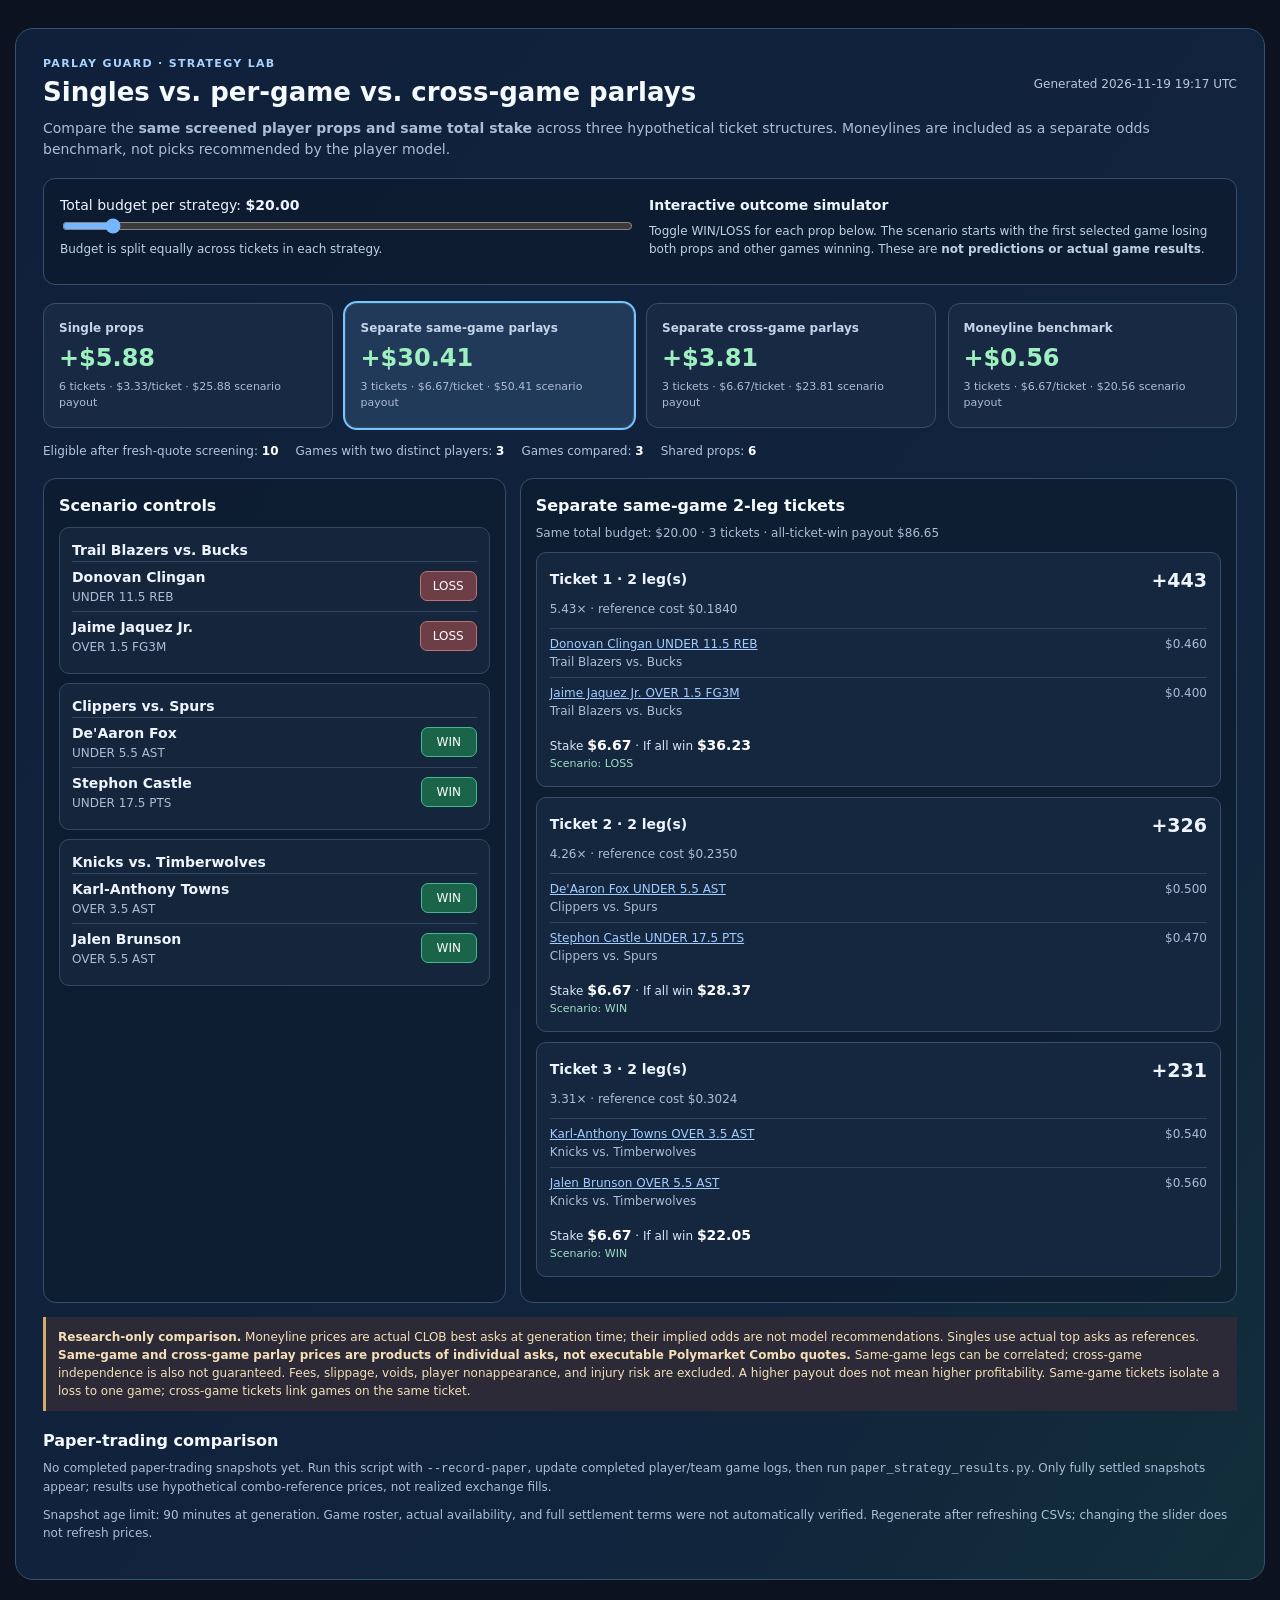
<file: models/parlay_comparison.html>
<!doctype html><html lang='en'><head><meta charset='utf-8'><meta name='viewport' content='width=device-width,initial-scale=1'><title>Parlay Guard — Strategy Lab</title><style>body{margin:25px auto;max-width:1300px;background:#0c1220;padding:0 15px;}
/* PARLAY_GUARD_COMPARISON_CSS_START */
#pg-parlay-comparison{--pg-bg:#101e32;--pg-panel:#182a43;--pg-border:#35506b;--pg-light:#eef5ff;--pg-muted:#a9bfd7;max-width:1260px;margin:28px 0;padding:clamp(14px,3vw,27px);background:linear-gradient(125deg,#10203a,#11243d 70%,#122e3a);border:1px solid #35516c;border-radius:18px;color:var(--pg-light);font:14px/1.5 system-ui,Segoe UI,sans-serif}
#pg-parlay-comparison *{box-sizing:border-box}#pg-parlay-comparison h2{font-size:clamp(20px,3vw,26px);margin:0;color:#f5faff}#pg-parlay-comparison h3{font-size:16px;margin:0;color:#f5faff}#pg-parlay-comparison h4{font-size:14px;margin:0;color:#f5faff}#pg-parlay-comparison p{margin:6px 0 10px;color:var(--pg-muted)}
#pg-parlay-comparison .pg-top{display:flex;justify-content:space-between;gap:18px;align-items:center;flex-wrap:wrap}#pg-parlay-comparison .pg-tag{color:#a7d3ff;font-size:11px;font-weight:750;text-transform:uppercase;letter-spacing:.12em}#pg-parlay-comparison .pg-time{color:#b8c8d9;font-size:12px}#pg-parlay-comparison .pg-muted{color:var(--pg-muted);font-size:12px}
#pg-parlay-comparison .pg-controls{display:grid;grid-template-columns:minmax(220px,1fr) 1fr;gap:18px;margin:18px 0;padding:16px;border:1px solid var(--pg-border);border-radius:12px;background:rgba(13,26,44,.75)}#pg-parlay-comparison input[type=range]{width:100%;accent-color:#75b6ff}#pg-parlay-comparison .pg-mini{font-size:12px;color:#bfd0e5}
#pg-parlay-comparison .pg-score{display:grid;grid-template-columns:repeat(4,minmax(0,1fr));gap:12px;margin:14px 0}#pg-parlay-comparison .pg-scorecard{min-width:0;background:var(--pg-panel);border:1px solid var(--pg-border);border-radius:12px;padding:15px;cursor:pointer;text-align:left;color:var(--pg-light);font:inherit}#pg-parlay-comparison .pg-scorecard[aria-pressed=true]{outline:2px solid #78c4ff;background:#213a59}#pg-parlay-comparison .pg-scorecard:focus-visible,#pg-parlay-comparison button:focus-visible,#pg-parlay-comparison select:focus-visible{outline:2px solid #9dcaff;outline-offset:3px}#pg-parlay-comparison .pg-name{display:block;color:#c4d5e9;font-size:12px;font-weight:650}#pg-parlay-comparison .pg-number{display:block;font-size:24px;font-weight:800;font-variant-numeric:tabular-nums;margin:3px 0}#pg-parlay-comparison .pg-meta{display:block;font-size:11px;color:#acbdd4}#pg-parlay-comparison .pg-up{color:#9ef0c0}#pg-parlay-comparison .pg-down{color:#ffb3b1}
#pg-parlay-comparison .pg-layout{display:grid;grid-template-columns:1fr 1.55fr;gap:14px;margin-top:18px}#pg-parlay-comparison .pg-panel{min-width:0;background:rgba(11,24,41,.5);border:1px solid var(--pg-border);border-radius:13px;padding:15px}#pg-parlay-comparison .pg-game{padding:12px;background:#15253c;border:1px solid #334963;border-radius:10px;margin:9px 0}#pg-parlay-comparison .pg-gamehead{display:flex;justify-content:space-between;gap:8px;align-items:center}#pg-parlay-comparison .pg-toggle{display:flex;gap:6px;padding:5px 0;align-items:center;justify-content:space-between;border-top:1px solid #334862}#pg-parlay-comparison .pg-switch{background:#253d56;border:1px solid #53708d;padding:5px 12px;border-radius:7px;color:#f1f6fc;cursor:pointer;font:inherit;font-size:12px;min-width:56px}#pg-parlay-comparison .pg-switch[aria-pressed=true]{background:#1a654a;border-color:#46b891;color:#fff}#pg-parlay-comparison .pg-switch[aria-pressed=false]{background:#6d3e46;border-color:#bf7275;color:#fff}
#pg-parlay-comparison .pg-ticket{background:#15263f;border:1px solid #364d68;border-radius:10px;padding:13px;margin:10px 0}#pg-parlay-comparison .pg-ticket-head{display:flex;justify-content:space-between;gap:10px;flex-wrap:wrap;align-items:center}#pg-parlay-comparison .pg-odds{font-size:19px;font-weight:800;font-variant-numeric:tabular-nums}#pg-parlay-comparison .pg-ticket-leg{font-size:12px;border-top:1px solid #30445f;padding:6px 0;display:flex;gap:10px;justify-content:space-between}#pg-parlay-comparison .pg-price{color:#a7bed9;white-space:nowrap}#pg-parlay-comparison .pg-numbers{font-size:12px;color:#d6e6f5;margin-top:9px}#pg-parlay-comparison .pg-numbers b{font-size:14px;color:#fff}#pg-parlay-comparison .pg-result{font-size:11px;color:#a0dfc6}#pg-parlay-comparison a{color:#a1ccff;text-decoration:underline}#pg-parlay-comparison select{max-width:100%;padding:6px;background:#1b304a;color:#f5f9ff;border:1px solid #6786a2;border-radius:7px}
#pg-parlay-comparison .pg-hidden{display:none!important}#pg-parlay-comparison .pg-callout{padding:11px 12px;margin:14px 0 3px;border-left:3px solid #d5ac67;background:#2b2a36;color:#f4dfb7;font-size:12px}#pg-parlay-comparison .pg-empty{padding:20px;border:1px dashed #64758b;border-radius:10px;color:#c7d7e5}#pg-parlay-comparison .pg-kpi{display:flex;gap:17px;flex-wrap:wrap;color:#aec6dd;font-size:12px}#pg-parlay-comparison .pg-kpi b{color:white}#pg-parlay-comparison .pg-table{width:100%;border-collapse:collapse;font-size:12px}#pg-parlay-comparison .pg-table td,#pg-parlay-comparison .pg-table th{padding:9px 7px;border-bottom:1px solid #334963;text-align:left}#pg-parlay-comparison .pg-table td:last-child,#pg-parlay-comparison .pg-table th:last-child{text-align:right}
@media(max-width:950px){#pg-parlay-comparison .pg-score{grid-template-columns:repeat(2,minmax(0,1fr))}#pg-parlay-comparison .pg-layout{grid-template-columns:1fr}}@media(max-width:550px){#pg-parlay-comparison .pg-controls{grid-template-columns:1fr}#pg-parlay-comparison .pg-score{grid-template-columns:1fr 1fr}#pg-parlay-comparison .pg-number{font-size:20px}}
/* PARLAY_GUARD_COMPARISON_CSS_END */
</style></head><body><!-- PARLAY_GUARD_COMPARISON_START --><section id="pg-parlay-comparison" aria-label="Parlay Guard moneyline and parlay strategy comparison"><div class="pg-top"><div><div class="pg-tag">Parlay Guard · Strategy Lab</div><h2>Singles vs. per-game vs. cross-game parlays</h2></div><span class="pg-time">Generated 2026-11-19 19:17 UTC</span></div><p>Compare the <b>same screened player props and same total stake</b> across three hypothetical ticket structures. Moneylines are included as a separate odds benchmark, not picks recommended by the player model.</p><div class="pg-controls"><div><label for="pg-budget">Total budget per strategy: <b id="pg-budget-label">$20.00</b></label><input id="pg-budget" type="range" min="5" max="200" step="5" value="20" aria-label="Total budget per strategy"><div class="pg-mini">Budget is split equally across tickets in each strategy.</div></div><div><b>Interactive outcome simulator</b><p class="pg-mini">Toggle WIN/LOSS for each prop below. The scenario starts with the first selected game losing both props and other games winning. These are <b>not predictions or actual game results</b>.</p></div></div><div class="pg-score"><button type="button" class="pg-scorecard" data-pg-strategy="singles" aria-pressed="false"><span class="pg-name">Single props</span><strong class="pg-number">—</strong><span class="pg-meta">One ticket per prop</span></button><button type="button" class="pg-scorecard" data-pg-strategy="same_game" aria-pressed="true"><span class="pg-name">Separate same-game parlays</span><strong class="pg-number">—</strong><span class="pg-meta">2 props in one game per ticket</span></button><button type="button" class="pg-scorecard" data-pg-strategy="cross_game" aria-pressed="false"><span class="pg-name">Separate cross-game parlays</span><strong class="pg-number">—</strong><span class="pg-meta">2 games per ticket</span></button><button type="button" class="pg-scorecard" data-pg-strategy="moneyline" aria-pressed="false"><span class="pg-name">Moneyline benchmark</span><strong class="pg-number">—</strong><span class="pg-meta">Illustrative price-implied favorite</span></button></div><div class="pg-kpi"><span>Eligible after fresh-quote screening: <b>10</b></span><span>Games with two distinct players: <b>3</b></span><span>Games compared: <b>3</b></span><span>Shared props: <b>6</b></span></div><div class="pg-layout"><div class="pg-panel"><h3>Scenario controls</h3><div class="pg-game"><div class="pg-gamehead"><b>Trail Blazers vs. Bucks</b></div><div class="pg-toggle"><div><b>Donovan Clingan</b><div class="pg-muted">UNDER 11.5 REB</div></div><button type="button" class="pg-switch" data-pg-leg-result="prop_f61918ed23496e6e99" aria-pressed="false">LOSS</button></div><div class="pg-toggle"><div><b>Jaime Jaquez Jr.</b><div class="pg-muted">OVER 1.5 FG3M</div></div><button type="button" class="pg-switch" data-pg-leg-result="prop_3fbc389b248c1493ce" aria-pressed="false">LOSS</button></div></div><div class="pg-game"><div class="pg-gamehead"><b>Clippers vs. Spurs</b></div><div class="pg-toggle"><div><b>De&#x27;Aaron Fox</b><div class="pg-muted">UNDER 5.5 AST</div></div><button type="button" class="pg-switch" data-pg-leg-result="prop_d17a64cb777b3e3892" aria-pressed="false">LOSS</button></div><div class="pg-toggle"><div><b>Stephon Castle</b><div class="pg-muted">UNDER 17.5 PTS</div></div><button type="button" class="pg-switch" data-pg-leg-result="prop_8bdcf0d8e0d0d9eb49" aria-pressed="false">LOSS</button></div></div><div class="pg-game"><div class="pg-gamehead"><b>Knicks vs. Timberwolves</b></div><div class="pg-toggle"><div><b>Karl-Anthony Towns</b><div class="pg-muted">OVER 3.5 AST</div></div><button type="button" class="pg-switch" data-pg-leg-result="prop_d486bf8da008e1bd55" aria-pressed="false">LOSS</button></div><div class="pg-toggle"><div><b>Jalen Brunson</b><div class="pg-muted">OVER 5.5 AST</div></div><button type="button" class="pg-switch" data-pg-leg-result="prop_d3f4263e42fe0792b1" aria-pressed="false">LOSS</button></div></div></div><div class="pg-panel" id="pg-selected-strategy"><h3 id="pg-selected-title">Separate same-game 2-leg tickets</h3><p id="pg-selected-description" class="pg-muted">Hypothetical tickets</p><div class="pg-ticket-list pg-hidden" data-pg-ticket-panel="singles"><article class="pg-ticket" data-pg-ticket="singles" data-pg-index="0"><div class="pg-ticket-head"><b>Ticket 1 · 1 leg(s)</b><span class="pg-odds">+117</span></div><p class="pg-muted">2.17× · reference cost $0.4600</p><div class="pg-ticket-leg"><span><a target="_blank" rel="noopener noreferrer" href="https://polymarket.com/event/nba-por-mil-2026-11-19">Donovan Clingan UNDER 11.5 REB</a><br><span class="pg-muted">Trail Blazers vs. Bucks</span></span><span class="pg-price">$0.460</span></div><div class="pg-numbers">Stake <b class="pg-bet-size">—</b> · If all win <b class="pg-if-win">—</b></div><div class="pg-result pg-ticket-result">Scenario</div></article><article class="pg-ticket" data-pg-ticket="singles" data-pg-index="1"><div class="pg-ticket-head"><b>Ticket 2 · 1 leg(s)</b><span class="pg-odds">+150</span></div><p class="pg-muted">2.50× · reference cost $0.4000</p><div class="pg-ticket-leg"><span><a target="_blank" rel="noopener noreferrer" href="https://polymarket.com/event/nba-por-mil-2026-11-19">Jaime Jaquez Jr. OVER 1.5 FG3M</a><br><span class="pg-muted">Trail Blazers vs. Bucks</span></span><span class="pg-price">$0.400</span></div><div class="pg-numbers">Stake <b class="pg-bet-size">—</b> · If all win <b class="pg-if-win">—</b></div><div class="pg-result pg-ticket-result">Scenario</div></article><article class="pg-ticket" data-pg-ticket="singles" data-pg-index="2"><div class="pg-ticket-head"><b>Ticket 3 · 1 leg(s)</b><span class="pg-odds">+100</span></div><p class="pg-muted">2.00× · reference cost $0.5000</p><div class="pg-ticket-leg"><span><a target="_blank" rel="noopener noreferrer" href="https://polymarket.com/event/nba-lac-sas-2026-11-19">De&#x27;Aaron Fox UNDER 5.5 AST</a><br><span class="pg-muted">Clippers vs. Spurs</span></span><span class="pg-price">$0.500</span></div><div class="pg-numbers">Stake <b class="pg-bet-size">—</b> · If all win <b class="pg-if-win">—</b></div><div class="pg-result pg-ticket-result">Scenario</div></article><article class="pg-ticket" data-pg-ticket="singles" data-pg-index="3"><div class="pg-ticket-head"><b>Ticket 4 · 1 leg(s)</b><span class="pg-odds">+113</span></div><p class="pg-muted">2.13× · reference cost $0.4700</p><div class="pg-ticket-leg"><span><a target="_blank" rel="noopener noreferrer" href="https://polymarket.com/event/nba-lac-sas-2026-11-19">Stephon Castle UNDER 17.5 PTS</a><br><span class="pg-muted">Clippers vs. Spurs</span></span><span class="pg-price">$0.470</span></div><div class="pg-numbers">Stake <b class="pg-bet-size">—</b> · If all win <b class="pg-if-win">—</b></div><div class="pg-result pg-ticket-result">Scenario</div></article><article class="pg-ticket" data-pg-ticket="singles" data-pg-index="4"><div class="pg-ticket-head"><b>Ticket 5 · 1 leg(s)</b><span class="pg-odds">-117</span></div><p class="pg-muted">1.85× · reference cost $0.5400</p><div class="pg-ticket-leg"><span><a target="_blank" rel="noopener noreferrer" href="https://polymarket.com/event/nba-nyk-min-2026-11-19">Karl-Anthony Towns OVER 3.5 AST</a><br><span class="pg-muted">Knicks vs. Timberwolves</span></span><span class="pg-price">$0.540</span></div><div class="pg-numbers">Stake <b class="pg-bet-size">—</b> · If all win <b class="pg-if-win">—</b></div><div class="pg-result pg-ticket-result">Scenario</div></article><article class="pg-ticket" data-pg-ticket="singles" data-pg-index="5"><div class="pg-ticket-head"><b>Ticket 6 · 1 leg(s)</b><span class="pg-odds">-127</span></div><p class="pg-muted">1.79× · reference cost $0.5600</p><div class="pg-ticket-leg"><span><a target="_blank" rel="noopener noreferrer" href="https://polymarket.com/event/nba-nyk-min-2026-11-19">Jalen Brunson OVER 5.5 AST</a><br><span class="pg-muted">Knicks vs. Timberwolves</span></span><span class="pg-price">$0.560</span></div><div class="pg-numbers">Stake <b class="pg-bet-size">—</b> · If all win <b class="pg-if-win">—</b></div><div class="pg-result pg-ticket-result">Scenario</div></article></div><div class="pg-ticket-list" data-pg-ticket-panel="same_game"><article class="pg-ticket" data-pg-ticket="same_game" data-pg-index="0"><div class="pg-ticket-head"><b>Ticket 1 · 2 leg(s)</b><span class="pg-odds">+443</span></div><p class="pg-muted">5.43× · reference cost $0.1840</p><div class="pg-ticket-leg"><span><a target="_blank" rel="noopener noreferrer" href="https://polymarket.com/event/nba-por-mil-2026-11-19">Donovan Clingan UNDER 11.5 REB</a><br><span class="pg-muted">Trail Blazers vs. Bucks</span></span><span class="pg-price">$0.460</span></div><div class="pg-ticket-leg"><span><a target="_blank" rel="noopener noreferrer" href="https://polymarket.com/event/nba-por-mil-2026-11-19">Jaime Jaquez Jr. OVER 1.5 FG3M</a><br><span class="pg-muted">Trail Blazers vs. Bucks</span></span><span class="pg-price">$0.400</span></div><div class="pg-numbers">Stake <b class="pg-bet-size">—</b> · If all win <b class="pg-if-win">—</b></div><div class="pg-result pg-ticket-result">Scenario</div></article><article class="pg-ticket" data-pg-ticket="same_game" data-pg-index="1"><div class="pg-ticket-head"><b>Ticket 2 · 2 leg(s)</b><span class="pg-odds">+326</span></div><p class="pg-muted">4.26× · reference cost $0.2350</p><div class="pg-ticket-leg"><span><a target="_blank" rel="noopener noreferrer" href="https://polymarket.com/event/nba-lac-sas-2026-11-19">De&#x27;Aaron Fox UNDER 5.5 AST</a><br><span class="pg-muted">Clippers vs. Spurs</span></span><span class="pg-price">$0.500</span></div><div class="pg-ticket-leg"><span><a target="_blank" rel="noopener noreferrer" href="https://polymarket.com/event/nba-lac-sas-2026-11-19">Stephon Castle UNDER 17.5 PTS</a><br><span class="pg-muted">Clippers vs. Spurs</span></span><span class="pg-price">$0.470</span></div><div class="pg-numbers">Stake <b class="pg-bet-size">—</b> · If all win <b class="pg-if-win">—</b></div><div class="pg-result pg-ticket-result">Scenario</div></article><article class="pg-ticket" data-pg-ticket="same_game" data-pg-index="2"><div class="pg-ticket-head"><b>Ticket 3 · 2 leg(s)</b><span class="pg-odds">+231</span></div><p class="pg-muted">3.31× · reference cost $0.3024</p><div class="pg-ticket-leg"><span><a target="_blank" rel="noopener noreferrer" href="https://polymarket.com/event/nba-nyk-min-2026-11-19">Karl-Anthony Towns OVER 3.5 AST</a><br><span class="pg-muted">Knicks vs. Timberwolves</span></span><span class="pg-price">$0.540</span></div><div class="pg-ticket-leg"><span><a target="_blank" rel="noopener noreferrer" href="https://polymarket.com/event/nba-nyk-min-2026-11-19">Jalen Brunson OVER 5.5 AST</a><br><span class="pg-muted">Knicks vs. Timberwolves</span></span><span class="pg-price">$0.560</span></div><div class="pg-numbers">Stake <b class="pg-bet-size">—</b> · If all win <b class="pg-if-win">—</b></div><div class="pg-result pg-ticket-result">Scenario</div></article></div><div class="pg-ticket-list pg-hidden" data-pg-ticket-panel="cross_game"><article class="pg-ticket" data-pg-ticket="cross_game" data-pg-index="0"><div class="pg-ticket-head"><b>Ticket 1 · 2 leg(s)</b><span class="pg-odds">+363</span></div><p class="pg-muted">4.63× · reference cost $0.2162</p><div class="pg-ticket-leg"><span><a target="_blank" rel="noopener noreferrer" href="https://polymarket.com/event/nba-por-mil-2026-11-19">Donovan Clingan UNDER 11.5 REB</a><br><span class="pg-muted">Trail Blazers vs. Bucks</span></span><span class="pg-price">$0.460</span></div><div class="pg-ticket-leg"><span><a target="_blank" rel="noopener noreferrer" href="https://polymarket.com/event/nba-lac-sas-2026-11-19">Stephon Castle UNDER 17.5 PTS</a><br><span class="pg-muted">Clippers vs. Spurs</span></span><span class="pg-price">$0.470</span></div><div class="pg-numbers">Stake <b class="pg-bet-size">—</b> · If all win <b class="pg-if-win">—</b></div><div class="pg-result pg-ticket-result">Scenario</div></article><article class="pg-ticket" data-pg-ticket="cross_game" data-pg-index="1"><div class="pg-ticket-head"><b>Ticket 2 · 2 leg(s)</b><span class="pg-odds">+257</span></div><p class="pg-muted">3.57× · reference cost $0.2800</p><div class="pg-ticket-leg"><span><a target="_blank" rel="noopener noreferrer" href="https://polymarket.com/event/nba-lac-sas-2026-11-19">De&#x27;Aaron Fox UNDER 5.5 AST</a><br><span class="pg-muted">Clippers vs. Spurs</span></span><span class="pg-price">$0.500</span></div><div class="pg-ticket-leg"><span><a target="_blank" rel="noopener noreferrer" href="https://polymarket.com/event/nba-nyk-min-2026-11-19">Jalen Brunson OVER 5.5 AST</a><br><span class="pg-muted">Knicks vs. Timberwolves</span></span><span class="pg-price">$0.560</span></div><div class="pg-numbers">Stake <b class="pg-bet-size">—</b> · If all win <b class="pg-if-win">—</b></div><div class="pg-result pg-ticket-result">Scenario</div></article><article class="pg-ticket" data-pg-ticket="cross_game" data-pg-index="2"><div class="pg-ticket-head"><b>Ticket 3 · 2 leg(s)</b><span class="pg-odds">+363</span></div><p class="pg-muted">4.63× · reference cost $0.2160</p><div class="pg-ticket-leg"><span><a target="_blank" rel="noopener noreferrer" href="https://polymarket.com/event/nba-nyk-min-2026-11-19">Karl-Anthony Towns OVER 3.5 AST</a><br><span class="pg-muted">Knicks vs. Timberwolves</span></span><span class="pg-price">$0.540</span></div><div class="pg-ticket-leg"><span><a target="_blank" rel="noopener noreferrer" href="https://polymarket.com/event/nba-por-mil-2026-11-19">Jaime Jaquez Jr. OVER 1.5 FG3M</a><br><span class="pg-muted">Trail Blazers vs. Bucks</span></span><span class="pg-price">$0.400</span></div><div class="pg-numbers">Stake <b class="pg-bet-size">—</b> · If all win <b class="pg-if-win">—</b></div><div class="pg-result pg-ticket-result">Scenario</div></article></div><div class="pg-ticket-list pg-hidden" data-pg-ticket-panel="moneyline"><div class="pg-game" data-pg-moneyline="nba-por-mil-2026-11-19"><h4>Trail Blazers vs. Bucks</h4><div class="pg-ticket-leg"><label for="pg-ml-nba-por-mil-2026-11-19">Choose side (not a recommendation)</label><select id="pg-ml-nba-por-mil-2026-11-19" data-ml-select="nba-por-mil-2026-11-19"><option value="0" selected>Trail Blazers · ask $0.820</option><option value="1">Bucks · ask $0.190</option></select></div><div class="pg-ticket-head"><span class="pg-odds pg-ml-odds">—</span><span class="pg-muted pg-ml-ask">—</span></div><div class="pg-numbers">Payout if won <b class="pg-ml-payout">—</b></div><div class="pg-muted pg-ml-depth">—</div><div class="pg-toggle"><span class="pg-muted">Simulate selected side outcome</span><button type="button" class="pg-switch" data-pg-ml-result="nba-por-mil-2026-11-19" aria-pressed="false">LOSS</button></div></div><div class="pg-game" data-pg-moneyline="nba-lac-sas-2026-11-19"><h4>Clippers vs. Spurs</h4><div class="pg-ticket-leg"><label for="pg-ml-nba-lac-sas-2026-11-19">Choose side (not a recommendation)</label><select id="pg-ml-nba-lac-sas-2026-11-19" data-ml-select="nba-lac-sas-2026-11-19"><option value="0">Clippers · ask $0.120</option><option value="1" selected>Spurs · ask $0.890</option></select></div><div class="pg-ticket-head"><span class="pg-odds pg-ml-odds">—</span><span class="pg-muted pg-ml-ask">—</span></div><div class="pg-numbers">Payout if won <b class="pg-ml-payout">—</b></div><div class="pg-muted pg-ml-depth">—</div><div class="pg-toggle"><span class="pg-muted">Simulate selected side outcome</span><button type="button" class="pg-switch" data-pg-ml-result="nba-lac-sas-2026-11-19" aria-pressed="false">LOSS</button></div></div><div class="pg-game" data-pg-moneyline="nba-nyk-min-2026-11-19"><h4>Knicks vs. Timberwolves</h4><div class="pg-ticket-leg"><label for="pg-ml-nba-nyk-min-2026-11-19">Choose side (not a recommendation)</label><select id="pg-ml-nba-nyk-min-2026-11-19" data-ml-select="nba-nyk-min-2026-11-19"><option value="0">Knicks · ask $0.500</option><option value="1" selected>Timberwolves · ask $0.510</option></select></div><div class="pg-ticket-head"><span class="pg-odds pg-ml-odds">—</span><span class="pg-muted pg-ml-ask">—</span></div><div class="pg-numbers">Payout if won <b class="pg-ml-payout">—</b></div><div class="pg-muted pg-ml-depth">—</div><div class="pg-toggle"><span class="pg-muted">Simulate selected side outcome</span><button type="button" class="pg-switch" data-pg-ml-result="nba-nyk-min-2026-11-19" aria-pressed="false">LOSS</button></div></div></div></div></div><div class="pg-callout"><b>Research-only comparison.</b> Moneyline prices are actual CLOB best asks at generation time; their implied odds are not model recommendations. Singles use actual top asks as references. <b>Same-game and cross-game parlay prices are products of individual asks, not executable Polymarket Combo quotes.</b> Same-game legs can be correlated; cross-game independence is also not guaranteed. Fees, slippage, voids, player nonappearance, and injury risk are excluded. A higher payout does not mean higher profitability. Same-game tickets isolate a loss to one game; cross-game tickets link games on the same ticket.</div><h3 style="margin-top:18px">Paper-trading comparison</h3><p class="pg-muted">No completed paper-trading snapshots yet. Run this script with <code>--record-paper</code>, update completed player/team game logs, then run <code>paper_strategy_results.py</code>. Only fully settled snapshots appear; results use hypothetical combo-reference prices, not realized exchange fills.</p><p class="pg-muted">Snapshot age limit: 90 minutes at generation. Game roster, actual availability, and full settlement terms were not automatically verified. Regenerate after refreshing CSVs; changing the slider does not refresh prices.</p><script id="pg-strategy-data" type="application/json">{"legs":[{"id":"prop_f61918ed23496e6e99","event":"Trail Blazers vs. Bucks","event_slug":"nba-por-mil-2026-11-19","player":"Donovan Clingan","stat":"REB","side":"UNDER","line":11.5,"ask":0.46,"ask_size":76.0,"model_probability":0.7401530406766008,"stressed_roi":0.4684107248438313,"observed_utc":"2026-11-19T19:17:03.350037+00:00","tipoff_utc":"2026-11-20T01:00:00+00:00","market_id":"7167945"},{"id":"prop_3fbc389b248c1493ce","event":"Trail Blazers vs. Bucks","event_slug":"nba-por-mil-2026-11-19","player":"Jaime Jaquez Jr.","stat":"FG3M","side":"OVER","line":1.5,"ask":0.4,"ask_size":127.33,"model_probability":0.5863874345549738,"stressed_roi":0.3082620354999358,"observed_utc":"2026-11-19T19:17:03.350037+00:00","tipoff_utc":"2026-11-20T01:00:00+00:00","market_id":"7168834"},{"id":"prop_d17a64cb777b3e3892","event":"Clippers vs. Spurs","event_slug":"nba-lac-sas-2026-11-19","player":"De'Aaron Fox","stat":"AST","side":"UNDER","line":5.5,"ask":0.5,"ask_size":97.0,"model_probability":0.7181635118807894,"stressed_roi":0.310124533099587,"observed_utc":"2026-11-19T19:17:03.350037+00:00","tipoff_utc":"2026-11-20T01:00:00+00:00","market_id":"7166926"},{"id":"prop_8bdcf0d8e0d0d9eb49","event":"Clippers vs. Spurs","event_slug":"nba-lac-sas-2026-11-19","player":"Stephon Castle","stat":"PTS","side":"UNDER","line":17.5,"ask":0.47,"ask_size":6995.0,"model_probability":0.6492549335481272,"stressed_roi":0.248447778225265,"observed_utc":"2026-11-19T19:17:03.350037+00:00","tipoff_utc":"2026-11-20T01:00:00+00:00","market_id":"7166404"},{"id":"prop_d486bf8da008e1bd55","event":"Knicks vs. Timberwolves","event_slug":"nba-nyk-min-2026-11-19","player":"Karl-Anthony Towns","stat":"AST","side":"OVER","line":3.5,"ask":0.54,"ask_size":569.31,"model_probability":0.7459927507047925,"stressed_roi":0.2654413649178044,"observed_utc":"2026-11-19T19:17:03.350037+00:00","tipoff_utc":"2026-11-20T01:00:00+00:00","market_id":"7166945"},{"id":"prop_d3f4263e42fe0792b1","event":"Knicks vs. Timberwolves","event_slug":"nba-nyk-min-2026-11-19","player":"Jalen Brunson","stat":"AST","side":"OVER","line":5.5,"ask":0.56,"ask_size":63.0,"model_probability":0.7217881594844946,"stressed_roi":0.1785757183938499,"observed_utc":"2026-11-19T19:17:03.350037+00:00","tipoff_utc":"2026-11-20T01:00:00+00:00","market_id":"7166941"}],"tickets":{"singles":[{"id":"singles_1","strategy":"singles","leg_ids":["prop_f61918ed23496e6e99"],"cost":0.46,"american":"+117","decimal":2.1739130434782608,"events":["nba-por-mil-2026-11-19"],"kind":"single"},{"id":"singles_2","strategy":"singles","leg_ids":["prop_3fbc389b248c1493ce"],"cost":0.4,"american":"+150","decimal":2.5,"events":["nba-por-mil-2026-11-19"],"kind":"single"},{"id":"singles_3","strategy":"singles","leg_ids":["prop_d17a64cb777b3e3892"],"cost":0.5,"american":"+100","decimal":2.0,"events":["nba-lac-sas-2026-11-19"],"kind":"single"},{"id":"singles_4","strategy":"singles","leg_ids":["prop_8bdcf0d8e0d0d9eb49"],"cost":0.47,"american":"+113","decimal":2.127659574468085,"events":["nba-lac-sas-2026-11-19"],"kind":"single"},{"id":"singles_5","strategy":"singles","leg_ids":["prop_d486bf8da008e1bd55"],"cost":0.54,"american":"-117","decimal":1.8518518518518516,"events":["nba-nyk-min-2026-11-19"],"kind":"single"},{"id":"singles_6","strategy":"singles","leg_ids":["prop_d3f4263e42fe0792b1"],"cost":0.56,"american":"-127","decimal":1.7857142857142856,"events":["nba-nyk-min-2026-11-19"],"kind":"single"}],"same_game":[{"id":"same_game_1","strategy":"same_game","leg_ids":["prop_f61918ed23496e6e99","prop_3fbc389b248c1493ce"],"cost":0.18400000000000002,"american":"+443","decimal":5.434782608695651,"events":["nba-por-mil-2026-11-19"],"kind":"hypothetical_pair"},{"id":"same_game_2","strategy":"same_game","leg_ids":["prop_d17a64cb777b3e3892","prop_8bdcf0d8e0d0d9eb49"],"cost":0.235,"american":"+326","decimal":4.25531914893617,"events":["nba-lac-sas-2026-11-19"],"kind":"hypothetical_pair"},{"id":"same_game_3","strategy":"same_game","leg_ids":["prop_d486bf8da008e1bd55","prop_d3f4263e42fe0792b1"],"cost":0.30240000000000006,"american":"+231","decimal":3.306878306878306,"events":["nba-nyk-min-2026-11-19"],"kind":"hypothetical_pair"}],"cross_game":[{"id":"cross_game_1","strategy":"cross_game","leg_ids":["prop_f61918ed23496e6e99","prop_8bdcf0d8e0d0d9eb49"],"cost":0.2162,"american":"+363","decimal":4.6253469010175765,"events":["nba-lac-sas-2026-11-19","nba-por-mil-2026-11-19"],"kind":"hypothetical_pair"},{"id":"cross_game_2","strategy":"cross_game","leg_ids":["prop_d17a64cb777b3e3892","prop_d3f4263e42fe0792b1"],"cost":0.28,"american":"+257","decimal":3.571428571428571,"events":["nba-lac-sas-2026-11-19","nba-nyk-min-2026-11-19"],"kind":"hypothetical_pair"},{"id":"cross_game_3","strategy":"cross_game","leg_ids":["prop_d486bf8da008e1bd55","prop_3fbc389b248c1493ce"],"cost":0.21600000000000003,"american":"+363","decimal":4.629629629629629,"events":["nba-nyk-min-2026-11-19","nba-por-mil-2026-11-19"],"kind":"hypothetical_pair"}]},"moneylines":[{"slug":"nba-por-mil-2026-11-19","event":"Trail Blazers vs. Bucks","sides":[{"team":"Trail Blazers","ask":0.82,"size":24380.94},{"team":"Bucks","ask":0.19,"size":2863.0}],"chosen":0},{"slug":"nba-lac-sas-2026-11-19","event":"Clippers vs. Spurs","sides":[{"team":"Clippers","ask":0.12,"size":63575.43},{"team":"Spurs","ask":0.89,"size":56513.89}],"chosen":1},{"slug":"nba-nyk-min-2026-11-19","event":"Knicks vs. Timberwolves","sides":[{"team":"Knicks","ask":0.5,"size":472746.17},{"team":"Timberwolves","ask":0.51,"size":29751.12}],"chosen":1}],"first_game":"nba-por-mil-2026-11-19"}</script></section><!-- PARLAY_GUARD_COMPARISON_END --><script>
/* PARLAY_GUARD_COMPARISON_JS_START */
(()=>{
  const root=document.getElementById('pg-parlay-comparison');if(!root)return;
  const dataNode=root.querySelector('#pg-strategy-data');if(!dataNode)return;
  let data;try{data=JSON.parse(dataNode.textContent);}catch(e){return;}
  let active='same_game';const state={};const mlState={};
  const dollars=x=>'$'+x.toLocaleString('en-US',{minimumFractionDigits:2,maximumFractionDigits:2});
  const odds=p=>(!(p>0&&p<1))?'—':(p<=0.5?'+'+Math.round(100*(1/p-1)):'-'+Math.round(100/(1/p-1)));
  for(const l of data.legs)state[l.id]=l.event_slug!==data.first_game;
  for(const m of data.moneylines)mlState[m.slug]=m.slug!==data.first_game;
  const priceById=Object.fromEntries(data.legs.map(l=>[l.id,l]));
  const chooseSide=(m)=>{const sel=root.querySelector('[data-ml-select="'+m.slug+'"]');const ix=sel?Number(sel.value):m.chosen;return Number.isInteger(ix)&&ix>=0&&ix<m.sides.length?m.sides[ix]:null;};
  function mlTickets(){return data.moneylines.filter(m=>{const s=chooseSide(m);return s&&s.ask>0&&s.ask<1;}).map(m=>{
    const s=chooseSide(m);return {cost:s.ask,team:s.team,size:s.size,event:m.event,slug:m.slug,won:mlState[m.slug]};
  });}
  function calculate(name,budget){
    if(name==='moneyline'){
      const t=mlTickets();if(!t.length)return null;const part=budget/t.length;
      return {count:t.length,gross:t.reduce((a,b)=>a+(b.won?part/b.cost:0),0),full:t.reduce((a,b)=>a+part/b.cost,0)};
    }
    const tickets=data.tickets[name];if(!tickets||!tickets.length)return null;
    const part=budget/tickets.length;
    return {count:tickets.length,gross:tickets.reduce((acc,t)=>acc+(t.leg_ids.every(id=>state[id])?part/t.cost:0),0),full:tickets.reduce((acc,t)=>acc+part/t.cost,0)};
  }
  function update(){
    const budget=Number(root.querySelector('#pg-budget').value);
    root.querySelector('#pg-budget-label').textContent=dollars(budget);
    for(const name of ['singles','same_game','cross_game','moneyline']){
      const card=root.querySelector('[data-pg-strategy="'+name+'"]');if(!card)continue;
      const r=calculate(name,budget);const pnl=card.querySelector('.pg-number'),desc=card.querySelector('.pg-meta');
      if(!r){pnl.textContent='N/A';desc.textContent='Insufficient eligible market data';continue;}
      const profit=r.gross-budget;
      pnl.textContent=(profit>=0?'+':'−')+dollars(Math.abs(profit));
      pnl.classList.toggle('pg-up',profit>=0);pnl.classList.toggle('pg-down',profit<0);
      desc.textContent=r.count+' tickets · '+dollars(budget/r.count)+'/ticket · '+dollars(r.gross)+' scenario payout';
    }
    for(const b of root.querySelectorAll('[data-pg-leg-result]')){
      const won=state[b.dataset.pgLegResult];b.setAttribute('aria-pressed',String(won));b.textContent=won?'WIN':'LOSS';
    }
    for(const b of root.querySelectorAll('[data-pg-ml-result]')){
      const won=mlState[b.dataset.pgMlResult];b.setAttribute('aria-pressed',String(won));b.textContent=won?'WIN':'LOSS';
    }
    for(const ticket of root.querySelectorAll('.pg-ticket[data-pg-ticket]')){
      const name=ticket.dataset.pgTicket;const ix=Number(ticket.dataset.pgIndex);
      const t=data.tickets[name]?.[ix];if(!t)continue;
      const part=budget/data.tickets[name].length;
      const won=t.leg_ids.every(id=>state[id]);
      ticket.querySelector('.pg-bet-size').textContent=dollars(part);
      ticket.querySelector('.pg-if-win').textContent=dollars(part/t.cost);
      ticket.querySelector('.pg-ticket-result').textContent=won?'Scenario: WIN':'Scenario: LOSS';
      ticket.querySelector('.pg-ticket-result').classList.toggle('pg-down',!won);
    }
    for(const m of data.moneylines){
      const box=[...root.querySelectorAll('[data-pg-moneyline]')].find(x=>x.dataset.pgMoneyline===m.slug);
      if(!box||m.chosen===null)continue;const side=chooseSide(m),count=mlTickets().length;
      const s=side&&side.ask?side:null;
      box.querySelector('.pg-ml-odds').textContent=s?odds(s.ask):'—';
      box.querySelector('.pg-ml-ask').textContent=s?'Ask '+dollars(s.ask)+' / share':'Quote unavailable';
      box.querySelector('.pg-ml-payout').textContent=s&&count?dollars(budget/count/s.ask):'—';
      box.querySelector('.pg-ml-depth').textContent=s&&count&&s.size!=null&&s.ask*s.size < budget/count?'Insufficient top-ask depth for this stake':'Top-of-book depth/fees may change';
    }
    const panel=root.querySelector('#pg-selected-strategy');const r=calculate(active,budget);
    if(panel){panel.querySelector('#pg-selected-title').textContent=({singles:'Individual prop singles',same_game:'Separate same-game 2-leg tickets',cross_game:'Separate cross-game 2-leg tickets',moneyline:'Moneyline single-game tickets'})[active];
      panel.querySelector('#pg-selected-description').textContent=r?'Same total budget: '+dollars(budget)+' · '+r.count+' tickets · all-ticket-win payout '+dollars(r.full):'No comparable tickets currently available.';}
  }
  root.querySelector('#pg-budget')?.addEventListener('input',update);
  for(const b of root.querySelectorAll('[data-pg-leg-result]'))b.addEventListener('click',()=>{const id=b.dataset.pgLegResult;state[id]=!state[id];update();});
  for(const b of root.querySelectorAll('[data-pg-ml-result]'))b.addEventListener('click',()=>{const id=b.dataset.pgMlResult;mlState[id]=!mlState[id];update();});
  for(const s of root.querySelectorAll('[data-ml-select]'))s.addEventListener('change',update);
  for(const b of root.querySelectorAll('[data-pg-strategy]'))b.addEventListener('click',()=>{
    active=b.dataset.pgStrategy;
    for(const c of root.querySelectorAll('[data-pg-strategy]'))c.setAttribute('aria-pressed',String(c===b));
    for(const c of root.querySelectorAll('[data-pg-ticket-panel]'))c.classList.toggle('pg-hidden',c.dataset.pgTicketPanel!==active);
    update();
  });
  update();
})();
/* PARLAY_GUARD_COMPARISON_JS_END */
</script></body></html>
</file>
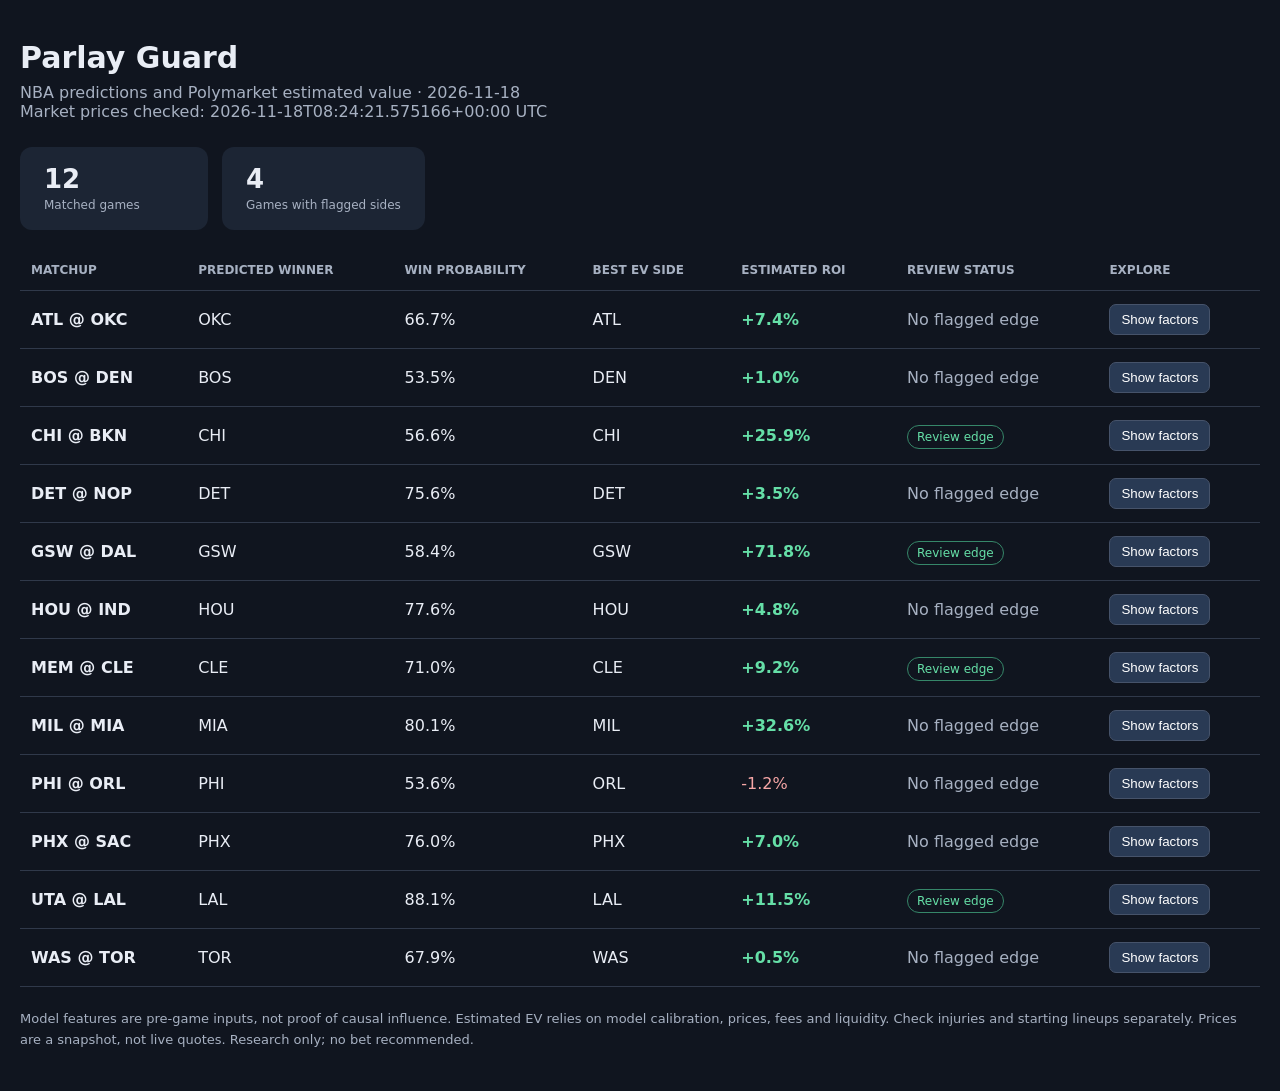
<file: models/polymarket_ev_20261118T082421Z_report.html>
<!doctype html><html lang="en"><head><meta charset="utf-8"><meta name="viewport" content="width=device-width,initial-scale=1"><title>Parlay Guard | 2026-11-18</title><style>
:root{font-family:system-ui,-apple-system,Segoe UI,sans-serif;color:#e9edf5;background:#10151f}body{max-width:1240px;margin:40px auto;padding:0 20px}h1{margin:0;font-size:30px}h3{font-size:17px;margin:18px 0 10px}.muted,.sub{color:#a7b1c2}.sub{margin:8px 0 26px}.cards{display:flex;gap:14px;flex-wrap:wrap;margin:20px 0}.card{background:#1c2534;padding:17px 24px;border-radius:12px;min-width:140px}.card strong{font-size:26px;display:block}.card span{font-size:12px;color:#a7b1c2}.scroll{overflow-x:auto}table{border-collapse:collapse;width:100%;text-align:left}th,td{padding:13px 11px;border-bottom:1px solid #30394a;white-space:nowrap}th{color:#a7b1c2;font-size:12px;text-transform:uppercase}.main-row:hover{background:#1b2533}.positive{color:#65dfa7;font-weight:700}.negative{color:#f6a6a6}.pill{color:#65dfa7;border:1px solid #368769;border-radius:100px;padding:4px 9px;font-size:12px}button{background:#293a54;color:white;border:1px solid #46536a;border-radius:7px;padding:7px 11px;cursor:pointer}.details td{background:#192231}.inner th,.inner td{padding:9px}.detail-panel{padding:12px 8px 20px}.detail-panel p{white-space:normal;line-height:1.6}a{color:#93c5fd}.note{line-height:1.6;margin-top:22px;color:#a7b1c2;font-size:13px}code{color:#bcd6f6}
</style></head><body><h1>Parlay Guard</h1><p class="sub">NBA predictions and Polymarket estimated value · 2026-11-18<br>Market prices checked: 2026-11-18T08:24:21.575166+00:00 UTC</p><div class="cards"><div class="card"><strong>12</strong><span>Matched games</span></div><div class="card"><strong>4</strong><span>Games with flagged sides</span></div></div><div class="scroll"><table><thead><tr><th>Matchup</th><th>Predicted winner</th><th>Win probability</th><th>Best EV side</th><th>Estimated ROI</th><th>Review status</th><th>Explore</th></tr></thead><tbody><tr class="main-row"><td><strong>ATL @ OKC</strong></td><td>OKC</td><td>66.7%</td><td>ATL</td><td class="positive">+7.4%</td><td><span class="muted">No flagged edge</span></td><td><button aria-expanded="false" aria-controls="d0" onclick="toggle(this,'d0')">Show factors</button></td></tr><tr id="d0" class="details" hidden><td colspan="7"><div class="detail-panel"><h3>Factors used by the prediction model</h3><p><strong>Gradient Boosting:</strong> OKC 66.7%, ATL 33.3% &nbsp; · &nbsp; <strong>Elo baseline:</strong> OKC 74.3%, ATL 25.7%</p><div class="scroll"><table class="inner"><thead><tr><th>Feature</th><th>ATL (away)</th><th>OKC (home)</th><th>Higher value</th><th>What it measures</th></tr></thead><tbody><tr><td>Last 5 games: win rate</td><td>60.0%</td><td>40.0%</td><td>ATL</td><td class="muted">Recent form (short window)</td></tr><tr><td>Last 10 games: win rate</td><td>60.0%</td><td>50.0%</td><td>ATL</td><td class="muted">Recent form (longer window)</td></tr><tr><td>Last 10 games: point differential</td><td>-1.3</td><td>+2.9</td><td>OKC</td><td class="muted">Recent scoring margin per game</td></tr><tr><td>Days of rest</td><td>2</td><td>2</td><td>Even</td><td class="muted">Time since last game</td></tr><tr><td>Elo rating</td><td>1540</td><td>1660</td><td>OKC</td><td class="muted">Pre-game team strength estimate</td></tr></tbody></table></div><p class="note">These are the actual pre-game inputs to the model, not measured causal contributions. A higher value is not always a positive effect (for example, extra rest can have nonlinear effects). This report does not calculate SHAP values or quantify how much each feature changed the prediction. Injuries, confirmed starters, and travel are not model inputs.</p><h3>Polymarket prices and EV</h3><div class="scroll"><table class="inner"><thead><tr><th>Side</th><th>Win chance</th><th>Ask</th><th>Edge</th><th>Est. ROI</th><th>Status</th><th>Top ask depth</th><th>Link</th></tr></thead><tbody><tr><td>ATL</td><td>33.3%</td><td>$0.300</td><td>+2.3%</td><td class="positive">+7.4%</td><td>PASS</td><td>$5,996.24</td><td><a href="https://polymarket.com/event/nba-atl-okc-2026-11-18" target="_blank" rel="noopener noreferrer">Market</a></td></tr><tr><td>OKC</td><td>66.7%</td><td>$0.710</td><td>-5.3%</td><td class="negative">-7.4%</td><td>PASS</td><td>$94.96</td><td><a href="https://polymarket.com/event/nba-atl-okc-2026-11-18" target="_blank" rel="noopener noreferrer">Market</a></td></tr></tbody></table></div></div></td></tr><tr class="main-row"><td><strong>BOS @ DEN</strong></td><td>BOS</td><td>53.5%</td><td>DEN</td><td class="positive">+1.0%</td><td><span class="muted">No flagged edge</span></td><td><button aria-expanded="false" aria-controls="d1" onclick="toggle(this,'d1')">Show factors</button></td></tr><tr id="d1" class="details" hidden><td colspan="7"><div class="detail-panel"><h3>Factors used by the prediction model</h3><p><strong>Gradient Boosting:</strong> DEN 46.5%, BOS 53.5% &nbsp; · &nbsp; <strong>Elo baseline:</strong> DEN 50.5%, BOS 49.5%</p><div class="scroll"><table class="inner"><thead><tr><th>Feature</th><th>BOS (away)</th><th>DEN (home)</th><th>Higher value</th><th>What it measures</th></tr></thead><tbody><tr><td>Last 5 games: win rate</td><td>80.0%</td><td>60.0%</td><td>BOS</td><td class="muted">Recent form (short window)</td></tr><tr><td>Last 10 games: win rate</td><td>80.0%</td><td>60.0%</td><td>BOS</td><td class="muted">Recent form (longer window)</td></tr><tr><td>Last 10 games: point differential</td><td>+12.9</td><td>+1.4</td><td>BOS</td><td class="muted">Recent scoring margin per game</td></tr><tr><td>Days of rest</td><td>1</td><td>1</td><td>Even</td><td class="muted">Time since last game</td></tr><tr><td>Elo rating</td><td>1656</td><td>1594</td><td>BOS</td><td class="muted">Pre-game team strength estimate</td></tr></tbody></table></div><p class="note">These are the actual pre-game inputs to the model, not measured causal contributions. A higher value is not always a positive effect (for example, extra rest can have nonlinear effects). This report does not calculate SHAP values or quantify how much each feature changed the prediction. Injuries, confirmed starters, and travel are not model inputs.</p><h3>Polymarket prices and EV</h3><div class="scroll"><table class="inner"><thead><tr><th>Side</th><th>Win chance</th><th>Ask</th><th>Edge</th><th>Est. ROI</th><th>Status</th><th>Top ask depth</th><th>Link</th></tr></thead><tbody><tr><td>DEN</td><td>46.5%</td><td>$0.450</td><td>+0.5%</td><td class="positive">+1.0%</td><td>PASS</td><td>$4,235.41</td><td><a href="https://polymarket.com/event/nba-bos-den-2026-11-18" target="_blank" rel="noopener noreferrer">Market</a></td></tr><tr><td>BOS</td><td>53.5%</td><td>$0.560</td><td>-3.5%</td><td class="negative">-6.1%</td><td>PASS</td><td>$2,662.38</td><td><a href="https://polymarket.com/event/nba-bos-den-2026-11-18" target="_blank" rel="noopener noreferrer">Market</a></td></tr></tbody></table></div></div></td></tr><tr class="main-row"><td><strong>CHI @ BKN</strong></td><td>CHI</td><td>56.6%</td><td>CHI</td><td class="positive">+25.9%</td><td><span class="pill">Review edge</span></td><td><button aria-expanded="false" aria-controls="d2" onclick="toggle(this,'d2')">Show factors</button></td></tr><tr id="d2" class="details" hidden><td colspan="7"><div class="detail-panel"><h3>Factors used by the prediction model</h3><p><strong>Gradient Boosting:</strong> BKN 43.4%, CHI 56.6% &nbsp; · &nbsp; <strong>Elo baseline:</strong> BKN 51.0%, CHI 49.0%</p><div class="scroll"><table class="inner"><thead><tr><th>Feature</th><th>CHI (away)</th><th>BKN (home)</th><th>Higher value</th><th>What it measures</th></tr></thead><tbody><tr><td>Last 5 games: win rate</td><td>40.0%</td><td>20.0%</td><td>CHI</td><td class="muted">Recent form (short window)</td></tr><tr><td>Last 10 games: win rate</td><td>20.0%</td><td>30.0%</td><td>BKN</td><td class="muted">Recent form (longer window)</td></tr><tr><td>Last 10 games: point differential</td><td>-10.7</td><td>-4.9</td><td>BKN</td><td class="muted">Recent scoring margin per game</td></tr><tr><td>Days of rest</td><td>1</td><td>1</td><td>Even</td><td class="muted">Time since last game</td></tr><tr><td>Elo rating</td><td>1389</td><td>1331</td><td>CHI</td><td class="muted">Pre-game team strength estimate</td></tr></tbody></table></div><p class="note">These are the actual pre-game inputs to the model, not measured causal contributions. A higher value is not always a positive effect (for example, extra rest can have nonlinear effects). This report does not calculate SHAP values or quantify how much each feature changed the prediction. Injuries, confirmed starters, and travel are not model inputs.</p><h3>Polymarket prices and EV</h3><div class="scroll"><table class="inner"><thead><tr><th>Side</th><th>Win chance</th><th>Ask</th><th>Edge</th><th>Est. ROI</th><th>Status</th><th>Top ask depth</th><th>Link</th></tr></thead><tbody><tr><td>CHI</td><td>56.6%</td><td>$0.440</td><td>+11.6%</td><td class="positive">+25.9%</td><td>POTENTIAL EDGE — REVIEW</td><td>$2,900.48</td><td><a href="https://polymarket.com/event/nba-chi-bkn-2026-11-18" target="_blank" rel="noopener noreferrer">Market</a></td></tr><tr><td>BKN</td><td>43.4%</td><td>$0.570</td><td>-14.6%</td><td class="negative">-25.2%</td><td>PASS</td><td>$7,961.44</td><td><a href="https://polymarket.com/event/nba-chi-bkn-2026-11-18" target="_blank" rel="noopener noreferrer">Market</a></td></tr></tbody></table></div></div></td></tr><tr class="main-row"><td><strong>DET @ NOP</strong></td><td>DET</td><td>75.6%</td><td>DET</td><td class="positive">+3.5%</td><td><span class="muted">No flagged edge</span></td><td><button aria-expanded="false" aria-controls="d3" onclick="toggle(this,'d3')">Show factors</button></td></tr><tr id="d3" class="details" hidden><td colspan="7"><div class="detail-panel"><h3>Factors used by the prediction model</h3><p><strong>Gradient Boosting:</strong> NOP 24.4%, DET 75.6% &nbsp; · &nbsp; <strong>Elo baseline:</strong> NOP 25.4%, DET 74.6%</p><div class="scroll"><table class="inner"><thead><tr><th>Feature</th><th>DET (away)</th><th>NOP (home)</th><th>Higher value</th><th>What it measures</th></tr></thead><tbody><tr><td>Last 5 games: win rate</td><td>60.0%</td><td>20.0%</td><td>DET</td><td class="muted">Recent form (short window)</td></tr><tr><td>Last 10 games: win rate</td><td>60.0%</td><td>40.0%</td><td>DET</td><td class="muted">Recent form (longer window)</td></tr><tr><td>Last 10 games: point differential</td><td>+3.9</td><td>-9.5</td><td>DET</td><td class="muted">Recent scoring margin per game</td></tr><tr><td>Days of rest</td><td>0</td><td>1</td><td>NOP</td><td class="muted">Time since last game</td></tr><tr><td>Elo rating</td><td>1633</td><td>1381</td><td>DET</td><td class="muted">Pre-game team strength estimate</td></tr></tbody></table></div><p class="note">These are the actual pre-game inputs to the model, not measured causal contributions. A higher value is not always a positive effect (for example, extra rest can have nonlinear effects). This report does not calculate SHAP values or quantify how much each feature changed the prediction. Injuries, confirmed starters, and travel are not model inputs.</p><h3>Polymarket prices and EV</h3><div class="scroll"><table class="inner"><thead><tr><th>Side</th><th>Win chance</th><th>Ask</th><th>Edge</th><th>Est. ROI</th><th>Status</th><th>Top ask depth</th><th>Link</th></tr></thead><tbody><tr><td>DET</td><td>75.6%</td><td>$0.720</td><td>+2.6%</td><td class="positive">+3.5%</td><td>PASS</td><td>$9,068.76</td><td><a href="https://polymarket.com/event/nba-det-nop-2026-11-18" target="_blank" rel="noopener noreferrer">Market</a></td></tr><tr><td>NOP</td><td>24.4%</td><td>$0.290</td><td>-5.6%</td><td class="negative">-18.6%</td><td>PASS</td><td>$1,163.46</td><td><a href="https://polymarket.com/event/nba-det-nop-2026-11-18" target="_blank" rel="noopener noreferrer">Market</a></td></tr></tbody></table></div></div></td></tr><tr class="main-row"><td><strong>GSW @ DAL</strong></td><td>GSW</td><td>58.4%</td><td>GSW</td><td class="positive">+71.8%</td><td><span class="pill">Review edge</span></td><td><button aria-expanded="false" aria-controls="d4" onclick="toggle(this,'d4')">Show factors</button></td></tr><tr id="d4" class="details" hidden><td colspan="7"><div class="detail-panel"><h3>Factors used by the prediction model</h3><p><strong>Gradient Boosting:</strong> DAL 41.6%, GSW 58.4% &nbsp; · &nbsp; <strong>Elo baseline:</strong> DAL 51.1%, GSW 48.9%</p><div class="scroll"><table class="inner"><thead><tr><th>Feature</th><th>GSW (away)</th><th>DAL (home)</th><th>Higher value</th><th>What it measures</th></tr></thead><tbody><tr><td>Last 5 games: win rate</td><td>40.0%</td><td>40.0%</td><td>Even</td><td class="muted">Recent form (short window)</td></tr><tr><td>Last 10 games: win rate</td><td>70.0%</td><td>50.0%</td><td>GSW</td><td class="muted">Recent form (longer window)</td></tr><tr><td>Last 10 games: point differential</td><td>+4.9</td><td>-2.1</td><td>GSW</td><td class="muted">Recent scoring margin per game</td></tr><tr><td>Days of rest</td><td>1</td><td>2</td><td>DAL</td><td class="muted">Time since last game</td></tr><tr><td>Elo rating</td><td>1487</td><td>1429</td><td>GSW</td><td class="muted">Pre-game team strength estimate</td></tr></tbody></table></div><p class="note">These are the actual pre-game inputs to the model, not measured causal contributions. A higher value is not always a positive effect (for example, extra rest can have nonlinear effects). This report does not calculate SHAP values or quantify how much each feature changed the prediction. Injuries, confirmed starters, and travel are not model inputs.</p><h3>Polymarket prices and EV</h3><div class="scroll"><table class="inner"><thead><tr><th>Side</th><th>Win chance</th><th>Ask</th><th>Edge</th><th>Est. ROI</th><th>Status</th><th>Top ask depth</th><th>Link</th></tr></thead><tbody><tr><td>GSW</td><td>58.4%</td><td>$0.330</td><td>+24.4%</td><td class="positive">+71.8%</td><td>POTENTIAL EDGE — REVIEW</td><td>$1,486.34</td><td><a href="https://polymarket.com/event/nba-gsw-dal-2026-11-18" target="_blank" rel="noopener noreferrer">Market</a></td></tr><tr><td>DAL</td><td>41.6%</td><td>$0.680</td><td>-27.4%</td><td class="negative">-39.7%</td><td>PASS</td><td>$1,955.46</td><td><a href="https://polymarket.com/event/nba-gsw-dal-2026-11-18" target="_blank" rel="noopener noreferrer">Market</a></td></tr></tbody></table></div></div></td></tr><tr class="main-row"><td><strong>HOU @ IND</strong></td><td>HOU</td><td>77.6%</td><td>HOU</td><td class="positive">+4.8%</td><td><span class="muted">No flagged edge</span></td><td><button aria-expanded="false" aria-controls="d5" onclick="toggle(this,'d5')">Show factors</button></td></tr><tr id="d5" class="details" hidden><td colspan="7"><div class="detail-panel"><h3>Factors used by the prediction model</h3><p><strong>Gradient Boosting:</strong> IND 22.4%, HOU 77.6% &nbsp; · &nbsp; <strong>Elo baseline:</strong> IND 26.9%, HOU 73.1%</p><div class="scroll"><table class="inner"><thead><tr><th>Feature</th><th>HOU (away)</th><th>IND (home)</th><th>Higher value</th><th>What it measures</th></tr></thead><tbody><tr><td>Last 5 games: win rate</td><td>80.0%</td><td>40.0%</td><td>HOU</td><td class="muted">Recent form (short window)</td></tr><tr><td>Last 10 games: win rate</td><td>60.0%</td><td>30.0%</td><td>HOU</td><td class="muted">Recent form (longer window)</td></tr><tr><td>Last 10 games: point differential</td><td>+5.3</td><td>-4.0</td><td>HOU</td><td class="muted">Recent scoring margin per game</td></tr><tr><td>Days of rest</td><td>1</td><td>2</td><td>IND</td><td class="muted">Time since last game</td></tr><tr><td>Elo rating</td><td>1604</td><td>1365</td><td>HOU</td><td class="muted">Pre-game team strength estimate</td></tr></tbody></table></div><p class="note">These are the actual pre-game inputs to the model, not measured causal contributions. A higher value is not always a positive effect (for example, extra rest can have nonlinear effects). This report does not calculate SHAP values or quantify how much each feature changed the prediction. Injuries, confirmed starters, and travel are not model inputs.</p><h3>Polymarket prices and EV</h3><div class="scroll"><table class="inner"><thead><tr><th>Side</th><th>Win chance</th><th>Ask</th><th>Edge</th><th>Est. ROI</th><th>Status</th><th>Top ask depth</th><th>Link</th></tr></thead><tbody><tr><td>HOU</td><td>77.6%</td><td>$0.730</td><td>+3.6%</td><td class="positive">+4.8%</td><td>PASS</td><td>$9,239.79</td><td><a href="https://polymarket.com/event/nba-hou-ind-2026-11-18" target="_blank" rel="noopener noreferrer">Market</a></td></tr><tr><td>IND</td><td>22.4%</td><td>$0.280</td><td>-6.6%</td><td class="negative">-22.6%</td><td>PASS</td><td>$2,270.85</td><td><a href="https://polymarket.com/event/nba-hou-ind-2026-11-18" target="_blank" rel="noopener noreferrer">Market</a></td></tr></tbody></table></div></div></td></tr><tr class="main-row"><td><strong>MEM @ CLE</strong></td><td>CLE</td><td>71.0%</td><td>CLE</td><td class="positive">+9.2%</td><td><span class="pill">Review edge</span></td><td><button aria-expanded="false" aria-controls="d6" onclick="toggle(this,'d6')">Show factors</button></td></tr><tr id="d6" class="details" hidden><td colspan="7"><div class="detail-panel"><h3>Factors used by the prediction model</h3><p><strong>Gradient Boosting:</strong> CLE 71.0%, MEM 29.0% &nbsp; · &nbsp; <strong>Elo baseline:</strong> CLE 76.8%, MEM 23.2%</p><div class="scroll"><table class="inner"><thead><tr><th>Feature</th><th>MEM (away)</th><th>CLE (home)</th><th>Higher value</th><th>What it measures</th></tr></thead><tbody><tr><td>Last 5 games: win rate</td><td>80.0%</td><td>60.0%</td><td>MEM</td><td class="muted">Recent form (short window)</td></tr><tr><td>Last 10 games: win rate</td><td>60.0%</td><td>50.0%</td><td>MEM</td><td class="muted">Recent form (longer window)</td></tr><tr><td>Last 10 games: point differential</td><td>+9.3</td><td>+2.9</td><td>MEM</td><td class="muted">Recent scoring margin per game</td></tr><tr><td>Days of rest</td><td>1</td><td>1</td><td>Even</td><td class="muted">Time since last game</td></tr><tr><td>Elo rating</td><td>1430</td><td>1573</td><td>CLE</td><td class="muted">Pre-game team strength estimate</td></tr></tbody></table></div><p class="note">These are the actual pre-game inputs to the model, not measured causal contributions. A higher value is not always a positive effect (for example, extra rest can have nonlinear effects). This report does not calculate SHAP values or quantify how much each feature changed the prediction. Injuries, confirmed starters, and travel are not model inputs.</p><h3>Polymarket prices and EV</h3><div class="scroll"><table class="inner"><thead><tr><th>Side</th><th>Win chance</th><th>Ask</th><th>Edge</th><th>Est. ROI</th><th>Status</th><th>Top ask depth</th><th>Link</th></tr></thead><tbody><tr><td>CLE</td><td>71.0%</td><td>$0.640</td><td>+6.0%</td><td class="positive">+9.2%</td><td>POTENTIAL EDGE — REVIEW</td><td>$3,386.12</td><td><a href="https://polymarket.com/event/nba-mem-cle-2026-11-18" target="_blank" rel="noopener noreferrer">Market</a></td></tr><tr><td>MEM</td><td>29.0%</td><td>$0.370</td><td>-9.0%</td><td class="negative">-23.7%</td><td>PASS</td><td>$4,150.18</td><td><a href="https://polymarket.com/event/nba-mem-cle-2026-11-18" target="_blank" rel="noopener noreferrer">Market</a></td></tr></tbody></table></div></div></td></tr><tr class="main-row"><td><strong>MIL @ MIA</strong></td><td>MIA</td><td>80.1%</td><td>MIL</td><td class="positive">+32.6%</td><td><span class="muted">No flagged edge</span></td><td><button aria-expanded="false" aria-controls="d7" onclick="toggle(this,'d7')">Show factors</button></td></tr><tr id="d7" class="details" hidden><td colspan="7"><div class="detail-panel"><h3>Factors used by the prediction model</h3><p><strong>Gradient Boosting:</strong> MIA 80.1%, MIL 19.9% &nbsp; · &nbsp; <strong>Elo baseline:</strong> MIA 80.0%, MIL 20.0%</p><div class="scroll"><table class="inner"><thead><tr><th>Feature</th><th>MIL (away)</th><th>MIA (home)</th><th>Higher value</th><th>What it measures</th></tr></thead><tbody><tr><td>Last 5 games: win rate</td><td>0.0%</td><td>100.0%</td><td>MIA</td><td class="muted">Recent form (short window)</td></tr><tr><td>Last 10 games: win rate</td><td>0.0%</td><td>80.0%</td><td>MIA</td><td class="muted">Recent form (longer window)</td></tr><tr><td>Last 10 games: point differential</td><td>-16.8</td><td>+5.4</td><td>MIA</td><td class="muted">Recent scoring margin per game</td></tr><tr><td>Days of rest</td><td>2</td><td>1</td><td>MIL</td><td class="muted">Time since last game</td></tr><tr><td>Elo rating</td><td>1354</td><td>1529</td><td>MIA</td><td class="muted">Pre-game team strength estimate</td></tr></tbody></table></div><p class="note">These are the actual pre-game inputs to the model, not measured causal contributions. A higher value is not always a positive effect (for example, extra rest can have nonlinear effects). This report does not calculate SHAP values or quantify how much each feature changed the prediction. Injuries, confirmed starters, and travel are not model inputs.</p><h3>Polymarket prices and EV</h3><div class="scroll"><table class="inner"><thead><tr><th>Side</th><th>Win chance</th><th>Ask</th><th>Edge</th><th>Est. ROI</th><th>Status</th><th>Top ask depth</th><th>Link</th></tr></thead><tbody><tr><td>MIL</td><td>19.9%</td><td>$0.140</td><td>+4.9%</td><td class="positive">+32.6%</td><td>PASS</td><td>$1,074.47</td><td><a href="https://polymarket.com/event/nba-mil-mia-2026-11-18" target="_blank" rel="noopener noreferrer">Market</a></td></tr><tr><td>MIA</td><td>80.1%</td><td>$0.870</td><td>-7.9%</td><td class="negative">-9.0%</td><td>PASS</td><td>$18,369.32</td><td><a href="https://polymarket.com/event/nba-mil-mia-2026-11-18" target="_blank" rel="noopener noreferrer">Market</a></td></tr></tbody></table></div></div></td></tr><tr class="main-row"><td><strong>PHI @ ORL</strong></td><td>PHI</td><td>53.6%</td><td>ORL</td><td class="negative">-1.2%</td><td><span class="muted">No flagged edge</span></td><td><button aria-expanded="false" aria-controls="d8" onclick="toggle(this,'d8')">Show factors</button></td></tr><tr id="d8" class="details" hidden><td colspan="7"><div class="detail-panel"><h3>Factors used by the prediction model</h3><p><strong>Gradient Boosting:</strong> ORL 46.4%, PHI 53.6% &nbsp; · &nbsp; <strong>Elo baseline:</strong> ORL 50.2%, PHI 49.8%</p><div class="scroll"><table class="inner"><thead><tr><th>Feature</th><th>PHI (away)</th><th>ORL (home)</th><th>Higher value</th><th>What it measures</th></tr></thead><tbody><tr><td>Last 5 games: win rate</td><td>80.0%</td><td>80.0%</td><td>Even</td><td class="muted">Recent form (short window)</td></tr><tr><td>Last 10 games: win rate</td><td>80.0%</td><td>50.0%</td><td>PHI</td><td class="muted">Recent form (longer window)</td></tr><tr><td>Last 10 games: point differential</td><td>+2.5</td><td>-2.3</td><td>PHI</td><td class="muted">Recent scoring margin per game</td></tr><tr><td>Days of rest</td><td>1</td><td>1</td><td>Even</td><td class="muted">Time since last game</td></tr><tr><td>Elo rating</td><td>1583</td><td>1519</td><td>PHI</td><td class="muted">Pre-game team strength estimate</td></tr></tbody></table></div><p class="note">These are the actual pre-game inputs to the model, not measured causal contributions. A higher value is not always a positive effect (for example, extra rest can have nonlinear effects). This report does not calculate SHAP values or quantify how much each feature changed the prediction. Injuries, confirmed starters, and travel are not model inputs.</p><h3>Polymarket prices and EV</h3><div class="scroll"><table class="inner"><thead><tr><th>Side</th><th>Win chance</th><th>Ask</th><th>Edge</th><th>Est. ROI</th><th>Status</th><th>Top ask depth</th><th>Link</th></tr></thead><tbody><tr><td>ORL</td><td>46.4%</td><td>$0.460</td><td>-0.6%</td><td class="negative">-1.2%</td><td>PASS</td><td>$4,800.49</td><td><a href="https://polymarket.com/event/nba-phi-orl-2026-11-18" target="_blank" rel="noopener noreferrer">Market</a></td></tr><tr><td>PHI</td><td>53.6%</td><td>$0.550</td><td>-2.4%</td><td class="negative">-4.3%</td><td>PASS</td><td>$14,557.25</td><td><a href="https://polymarket.com/event/nba-phi-orl-2026-11-18" target="_blank" rel="noopener noreferrer">Market</a></td></tr></tbody></table></div></div></td></tr><tr class="main-row"><td><strong>PHX @ SAC</strong></td><td>PHX</td><td>76.0%</td><td>PHX</td><td class="positive">+7.0%</td><td><span class="muted">No flagged edge</span></td><td><button aria-expanded="false" aria-controls="d9" onclick="toggle(this,'d9')">Show factors</button></td></tr><tr id="d9" class="details" hidden><td colspan="7"><div class="detail-panel"><h3>Factors used by the prediction model</h3><p><strong>Gradient Boosting:</strong> SAC 24.0%, PHX 76.0% &nbsp; · &nbsp; <strong>Elo baseline:</strong> SAC 33.1%, PHX 66.9%</p><div class="scroll"><table class="inner"><thead><tr><th>Feature</th><th>PHX (away)</th><th>SAC (home)</th><th>Higher value</th><th>What it measures</th></tr></thead><tbody><tr><td>Last 5 games: win rate</td><td>60.0%</td><td>0.0%</td><td>PHX</td><td class="muted">Recent form (short window)</td></tr><tr><td>Last 10 games: win rate</td><td>50.0%</td><td>10.0%</td><td>PHX</td><td class="muted">Recent form (longer window)</td></tr><tr><td>Last 10 games: point differential</td><td>-0.1</td><td>-13.1</td><td>PHX</td><td class="muted">Recent scoring margin per game</td></tr><tr><td>Days of rest</td><td>1</td><td>2</td><td>SAC</td><td class="muted">Time since last game</td></tr><tr><td>Elo rating</td><td>1516</td><td>1329</td><td>PHX</td><td class="muted">Pre-game team strength estimate</td></tr></tbody></table></div><p class="note">These are the actual pre-game inputs to the model, not measured causal contributions. A higher value is not always a positive effect (for example, extra rest can have nonlinear effects). This report does not calculate SHAP values or quantify how much each feature changed the prediction. Injuries, confirmed starters, and travel are not model inputs.</p><h3>Polymarket prices and EV</h3><div class="scroll"><table class="inner"><thead><tr><th>Side</th><th>Win chance</th><th>Ask</th><th>Edge</th><th>Est. ROI</th><th>Status</th><th>Top ask depth</th><th>Link</th></tr></thead><tbody><tr><td>PHX</td><td>76.0%</td><td>$0.700</td><td>+5.0%</td><td class="positive">+7.0%</td><td>PASS</td><td>$4,774.61</td><td><a href="https://polymarket.com/event/nba-phx-sac-2026-11-18" target="_blank" rel="noopener noreferrer">Market</a></td></tr><tr><td>SAC</td><td>24.0%</td><td>$0.310</td><td>-8.0%</td><td class="negative">-24.9%</td><td>PASS</td><td>$428.77</td><td><a href="https://polymarket.com/event/nba-phx-sac-2026-11-18" target="_blank" rel="noopener noreferrer">Market</a></td></tr></tbody></table></div></div></td></tr><tr class="main-row"><td><strong>UTA @ LAL</strong></td><td>LAL</td><td>88.1%</td><td>LAL</td><td class="positive">+11.5%</td><td><span class="pill">Review edge</span></td><td><button aria-expanded="false" aria-controls="d10" onclick="toggle(this,'d10')">Show factors</button></td></tr><tr id="d10" class="details" hidden><td colspan="7"><div class="detail-panel"><h3>Factors used by the prediction model</h3><p><strong>Gradient Boosting:</strong> LAL 88.1%, UTA 11.9% &nbsp; · &nbsp; <strong>Elo baseline:</strong> LAL 91.7%, UTA 8.3%</p><div class="scroll"><table class="inner"><thead><tr><th>Feature</th><th>UTA (away)</th><th>LAL (home)</th><th>Higher value</th><th>What it measures</th></tr></thead><tbody><tr><td>Last 5 games: win rate</td><td>20.0%</td><td>100.0%</td><td>LAL</td><td class="muted">Recent form (short window)</td></tr><tr><td>Last 10 games: win rate</td><td>10.0%</td><td>90.0%</td><td>LAL</td><td class="muted">Recent form (longer window)</td></tr><tr><td>Last 10 games: point differential</td><td>-8.9</td><td>+6.7</td><td>LAL</td><td class="muted">Recent scoring margin per game</td></tr><tr><td>Days of rest</td><td>0</td><td>0</td><td>Even</td><td class="muted">Time since last game</td></tr><tr><td>Elo rating</td><td>1302</td><td>1654</td><td>LAL</td><td class="muted">Pre-game team strength estimate</td></tr></tbody></table></div><p class="note">These are the actual pre-game inputs to the model, not measured causal contributions. A higher value is not always a positive effect (for example, extra rest can have nonlinear effects). This report does not calculate SHAP values or quantify how much each feature changed the prediction. Injuries, confirmed starters, and travel are not model inputs.</p><h3>Polymarket prices and EV</h3><div class="scroll"><table class="inner"><thead><tr><th>Side</th><th>Win chance</th><th>Ask</th><th>Edge</th><th>Est. ROI</th><th>Status</th><th>Top ask depth</th><th>Link</th></tr></thead><tbody><tr><td>LAL</td><td>88.1%</td><td>$0.780</td><td>+9.1%</td><td class="positive">+11.5%</td><td>POTENTIAL EDGE — REVIEW</td><td>$5,323.07</td><td><a href="https://polymarket.com/event/nba-uta-lal-2026-11-18" target="_blank" rel="noopener noreferrer">Market</a></td></tr><tr><td>UTA</td><td>11.9%</td><td>$0.230</td><td>-12.1%</td><td class="negative">-50.5%</td><td>PASS</td><td>$5,442.13</td><td><a href="https://polymarket.com/event/nba-uta-lal-2026-11-18" target="_blank" rel="noopener noreferrer">Market</a></td></tr></tbody></table></div></div></td></tr><tr class="main-row"><td><strong>WAS @ TOR</strong></td><td>TOR</td><td>67.9%</td><td>WAS</td><td class="positive">+0.5%</td><td><span class="muted">No flagged edge</span></td><td><button aria-expanded="false" aria-controls="d11" onclick="toggle(this,'d11')">Show factors</button></td></tr><tr id="d11" class="details" hidden><td colspan="7"><div class="detail-panel"><h3>Factors used by the prediction model</h3><p><strong>Gradient Boosting:</strong> TOR 67.9%, WAS 32.1% &nbsp; · &nbsp; <strong>Elo baseline:</strong> TOR 79.0%, WAS 21.0%</p><div class="scroll"><table class="inner"><thead><tr><th>Feature</th><th>WAS (away)</th><th>TOR (home)</th><th>Higher value</th><th>What it measures</th></tr></thead><tbody><tr><td>Last 5 games: win rate</td><td>0.0%</td><td>0.0%</td><td>Even</td><td class="muted">Recent form (short window)</td></tr><tr><td>Last 10 games: win rate</td><td>20.0%</td><td>20.0%</td><td>Even</td><td class="muted">Recent form (longer window)</td></tr><tr><td>Last 10 games: point differential</td><td>-10.8</td><td>-5.6</td><td>TOR</td><td class="muted">Recent scoring margin per game</td></tr><tr><td>Days of rest</td><td>1</td><td>0</td><td>WAS</td><td class="muted">Time since last game</td></tr><tr><td>Elo rating</td><td>1309</td><td>1475</td><td>TOR</td><td class="muted">Pre-game team strength estimate</td></tr></tbody></table></div><p class="note">These are the actual pre-game inputs to the model, not measured causal contributions. A higher value is not always a positive effect (for example, extra rest can have nonlinear effects). This report does not calculate SHAP values or quantify how much each feature changed the prediction. Injuries, confirmed starters, and travel are not model inputs.</p><h3>Polymarket prices and EV</h3><div class="scroll"><table class="inner"><thead><tr><th>Side</th><th>Win chance</th><th>Ask</th><th>Edge</th><th>Est. ROI</th><th>Status</th><th>Top ask depth</th><th>Link</th></tr></thead><tbody><tr><td>WAS</td><td>32.1%</td><td>$0.310</td><td>+0.1%</td><td class="positive">+0.5%</td><td>PASS</td><td>$211.68</td><td><a href="https://polymarket.com/event/nba-was-tor-2026-11-18" target="_blank" rel="noopener noreferrer">Market</a></td></tr><tr><td>TOR</td><td>67.9%</td><td>$0.700</td><td>-3.1%</td><td class="negative">-4.4%</td><td>PASS</td><td>$8,027.94</td><td><a href="https://polymarket.com/event/nba-was-tor-2026-11-18" target="_blank" rel="noopener noreferrer">Market</a></td></tr></tbody></table></div></div></td></tr></tbody></table></div><p class="note">Model features are pre-game inputs, not proof of causal influence. Estimated EV relies on model calibration, prices, fees and liquidity. Check injuries and starting lineups separately. Prices are a snapshot, not live quotes. Research only; no bet recommended.</p><script>function toggle(button,id){const e=document.getElementById(id);e.hidden=!e.hidden;button.textContent=e.hidden?'Show factors':'Hide factors';button.setAttribute('aria-expanded',String(!e.hidden));}</script></body></html>
</file>
